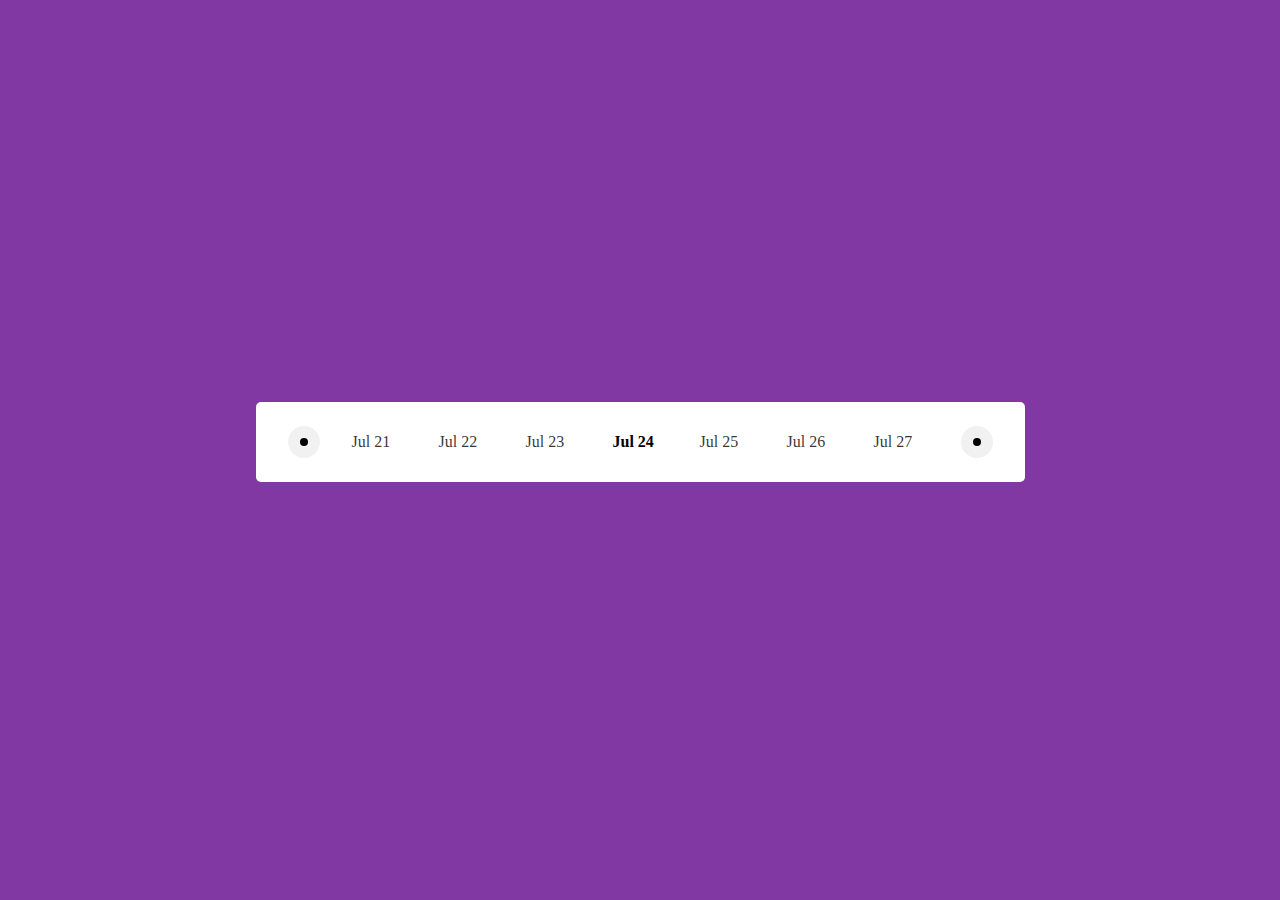
<file: d72/index.html>
<!DOCTYPE html>
<html lang="en">
  <head>
    <meta charset="UTF-8" />
    <meta http-equiv="X-UA-Compatible" content="IE=edge" />
    <meta name="viewport" content="width=device-width, initial-scale=1.0" />
    <title>Document</title>
    <link rel="stylesheet" href="style.css" />
  </head>
  <body>
    <div class="container">
      <div class="widget">
        <div class="prev navigator"></div>
        <div class="date-display"></div>
        <div class="next navigator"></div>
      </div>
    </div>
    <script type="text/javascript">
      const displayDiv = document.querySelector(".date-display");
      const prevBtn = document.querySelector(".prev");
      const nextBtn = document.querySelector(".next");
      let currMidDay = new Date().getTime();
      let todayString = new Date()
        .toDateString()
        .split(" ")
        .slice(1, 3)
        .join(" ");
      console.log(todayString);
      updateCurrWeek(currMidDay);  
      function updateCurrWeek(currMidDay) {
        let currWeek = [
          currMidDay - 86400000 * 3,
          currMidDay - 86400000 * 2,
          currMidDay - 86400000,
          currMidDay,
          currMidDay + 86400000,
          currMidDay + 86400000 * 2,
          currMidDay + 86400000 * 3,
        ];
        currWeek = currWeek.map((day) =>
          new Date(day).toDateString().split(" ").slice(1, 3).join(" ")
        );
        displayDiv.innerHTML = "";
        currWeek.forEach((day) => {
          let dayDiv = document.createElement("div");
          dayDiv.innerText = day;
          if (day === todayString) dayDiv.classList.add("today");
          console.log(dayDiv);
          displayDiv.appendChild(dayDiv);
        });
      }
      prevBtn.addEventListener("click", () => {
        currMidDay = currMidDay - 86400000 * 7;
        updateCurrWeek(currMidDay);
      });
      nextBtn.addEventListener("click", () => {
        currMidDay = currMidDay + 86400000 * 7;
        updateCurrWeek(currMidDay);
      });
    </script>
  </body>
</html>
</file>
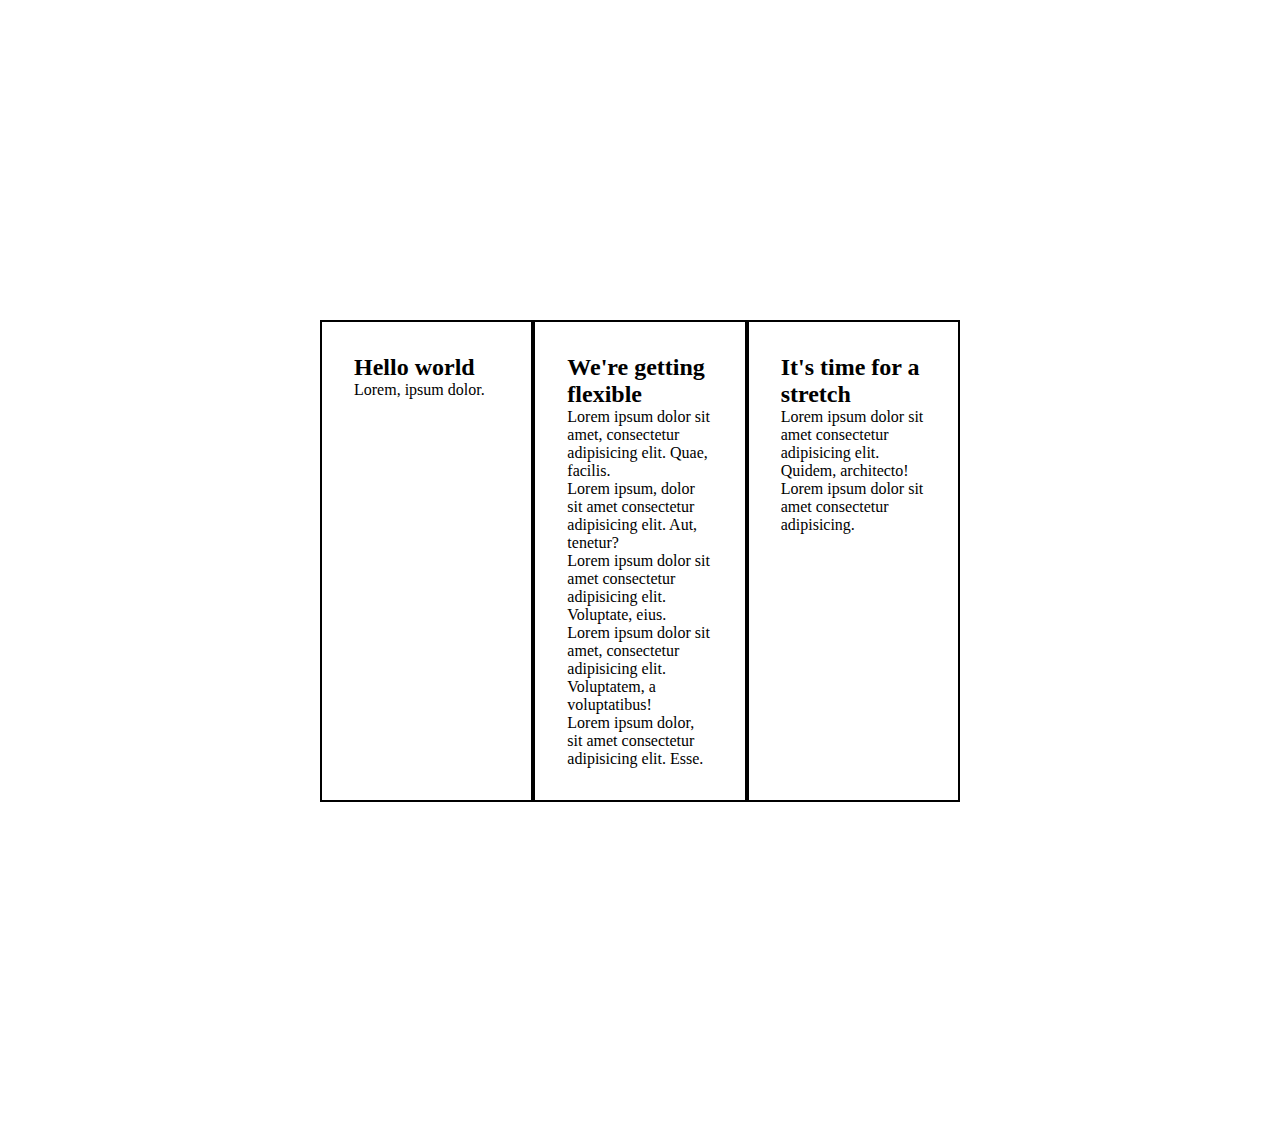
<file: flexboxPractice/index.html>
<!DOCTYPE html>
<html lang="en">
<head>
    <meta charset="UTF-8">
    <meta http-equiv="X-UA-Compatible" content="IE=edge">
    <meta name="viewport" content="width=device-width, initial-scale=1.0">
    <link rel="stylesheet" href="style.css">
    <title>Document</title>
</head>
<body>
    <div class="container">
        <div class="column flow-content">
            <h2>Hello world</h2>
            <p>Lorem, ipsum dolor.</p>
        </div>
        <div class="column flow-content">
            <h2>We're getting flexible</h2>
            <p>Lorem ipsum dolor sit amet, consectetur adipisicing elit. Quae, facilis.</p>
            <p>Lorem ipsum, dolor sit amet consectetur adipisicing elit. Aut, tenetur?</p>
            <p>Lorem ipsum dolor sit amet consectetur adipisicing elit. Voluptate, eius.</p>
            <p>Lorem ipsum dolor sit amet, consectetur adipisicing elit. Voluptatem, a voluptatibus!</p>
            <p>Lorem ipsum dolor, sit amet consectetur adipisicing elit. Esse.</p>
        </div>
        <div class="column flow-content">
            <h2>It's time for a stretch</h2>
            <p>Lorem ipsum dolor sit amet consectetur adipisicing elit. Quidem, architecto!</p>
            <p>Lorem ipsum dolor sit amet consectetur adipisicing.</p>
        </div>
    </div>
    
</body>
</html>
</file>
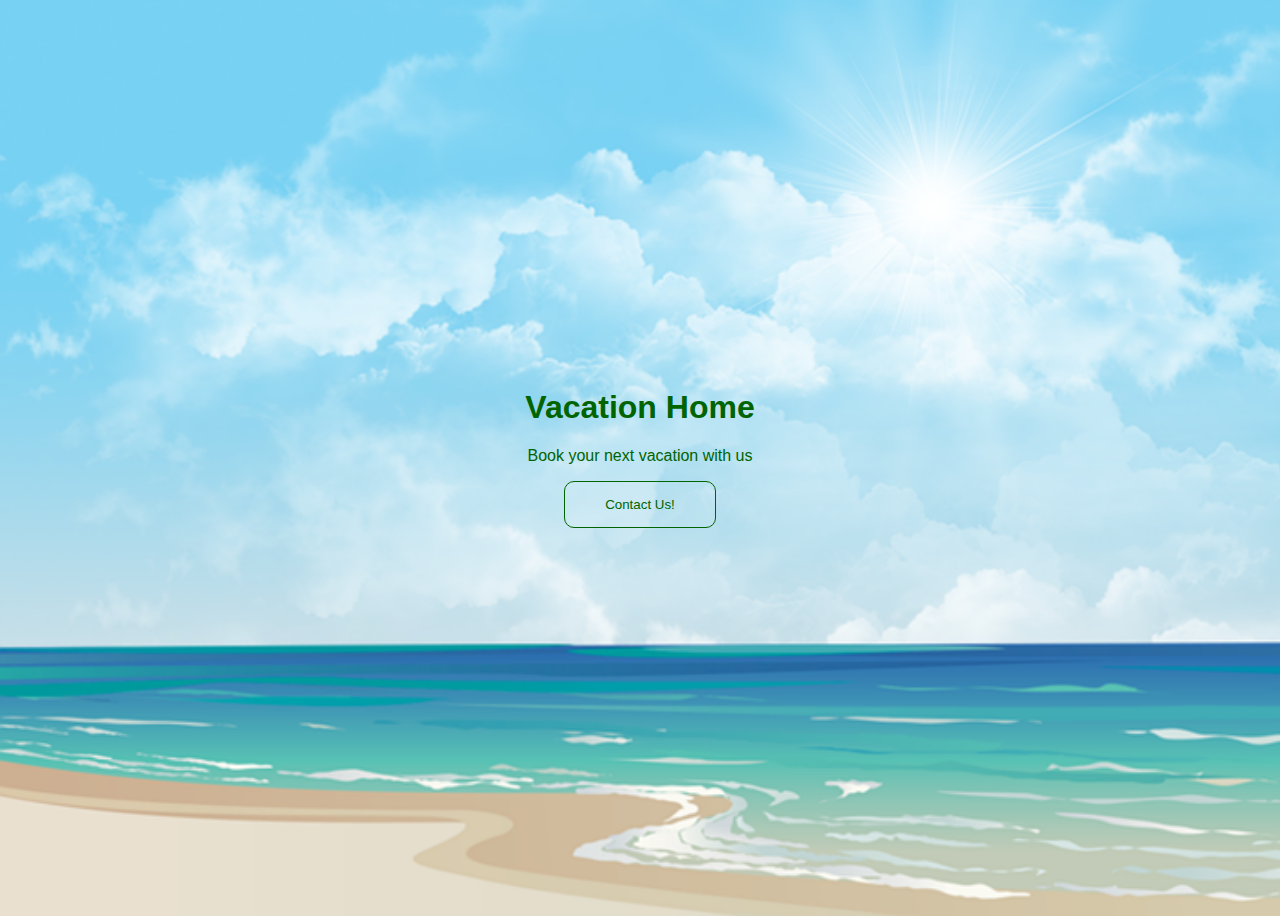
<file: day1/full-page-design webpage/index.html>
<!DOCTYPE html>
<html lang="en">
<head>
    <meta charset="UTF-8">
    <meta http-equiv="X-UA-Compatible" content="IE=edge">
    <meta name="viewport" content="width=device-width, initial-scale=1.0">
    <link rel="stylesheet" href="styles.css">
    <title>Document</title>
</head>
<body>
    <div class="flex-container">
        <div class="book-vacation">
            <h1>Vacation Home</h1>
            <p>Book your next vacation with us</p>
            <button> Contact Us!</button>
        </div>
    </div>
</body>
</html>
</file>
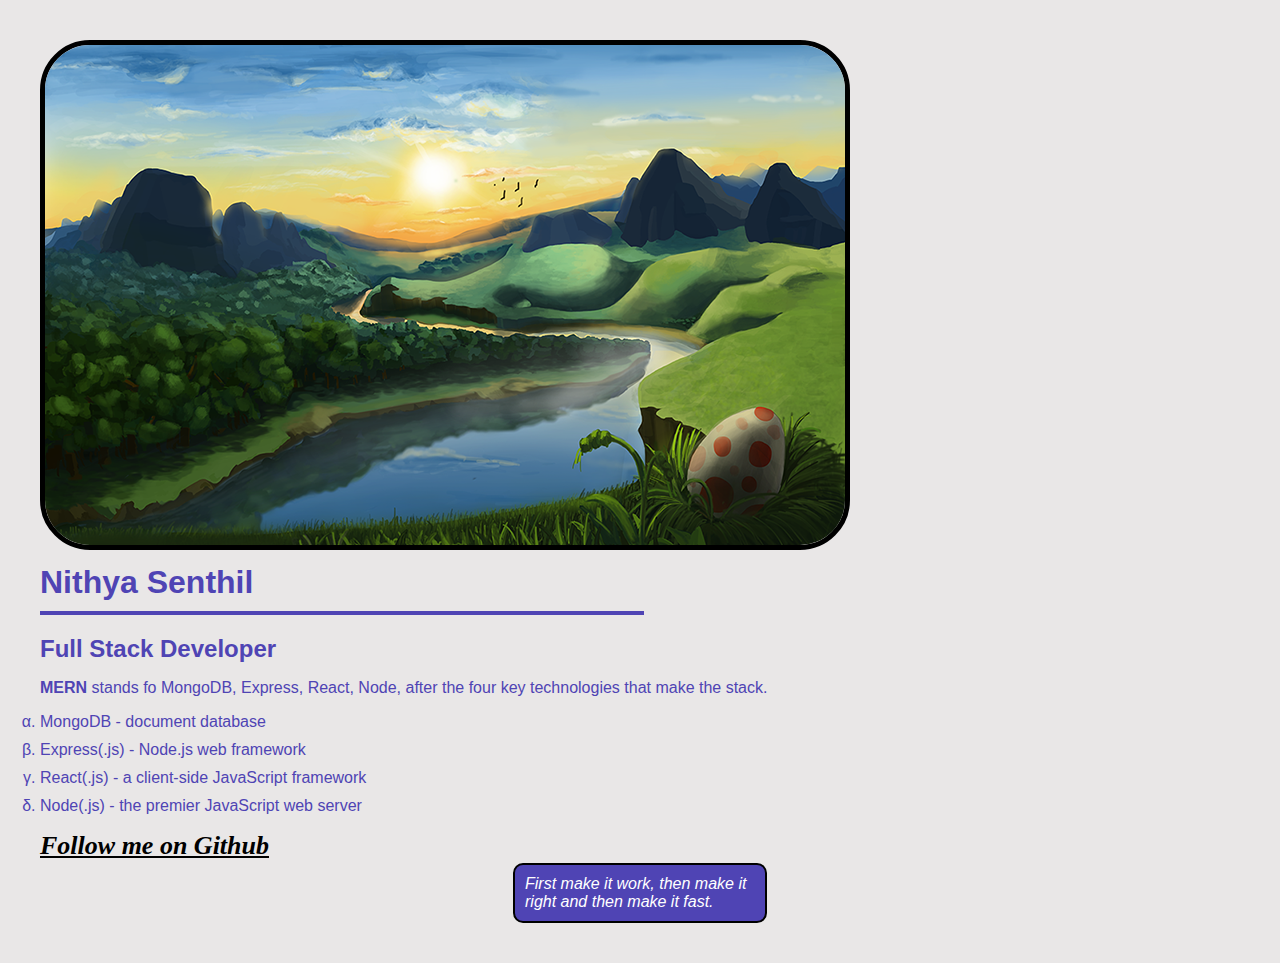
<file: day1/InClass_HTML_CSS_Introduction/index.html>
<!DOCTYPE html>
<html lang="en">
<head>
    <meta charset="UTF-8">
    <meta http-equiv="X-UA-Compatible" content="IE=edge">
    <meta name="viewport" content="width=device-width, initial-scale=1.0">
    <link rel="stylesheet" href="styles.css">
    <title>Nithya</title>
</head>
<body>
    <img src="./assets/image.png" />
    <h1> Nithya Senthil</h1>
    <div class="line-separator"></div>
    <h2> Full Stack Developer</h2>
    <p><b>MERN</b> stands fo MongoDB, Express, React, Node, after the four key technologies that make  the stack.</p>
    <ol>
        <li>MongoDB - document database</li>
        <li>Express(.js) - Node.js web framework</li>
        <li>React(.js) - a client-side JavaScript framework</li>
        <li>Node(.js) - the premier JavaScript web server</li>
    </ol>
    <a href="https://github.com/nithyaasworld">Follow me on Github</a>
    <div class='center'> First make it work, then make it right and then make it fast.</div>
</body>
</html>
</file>
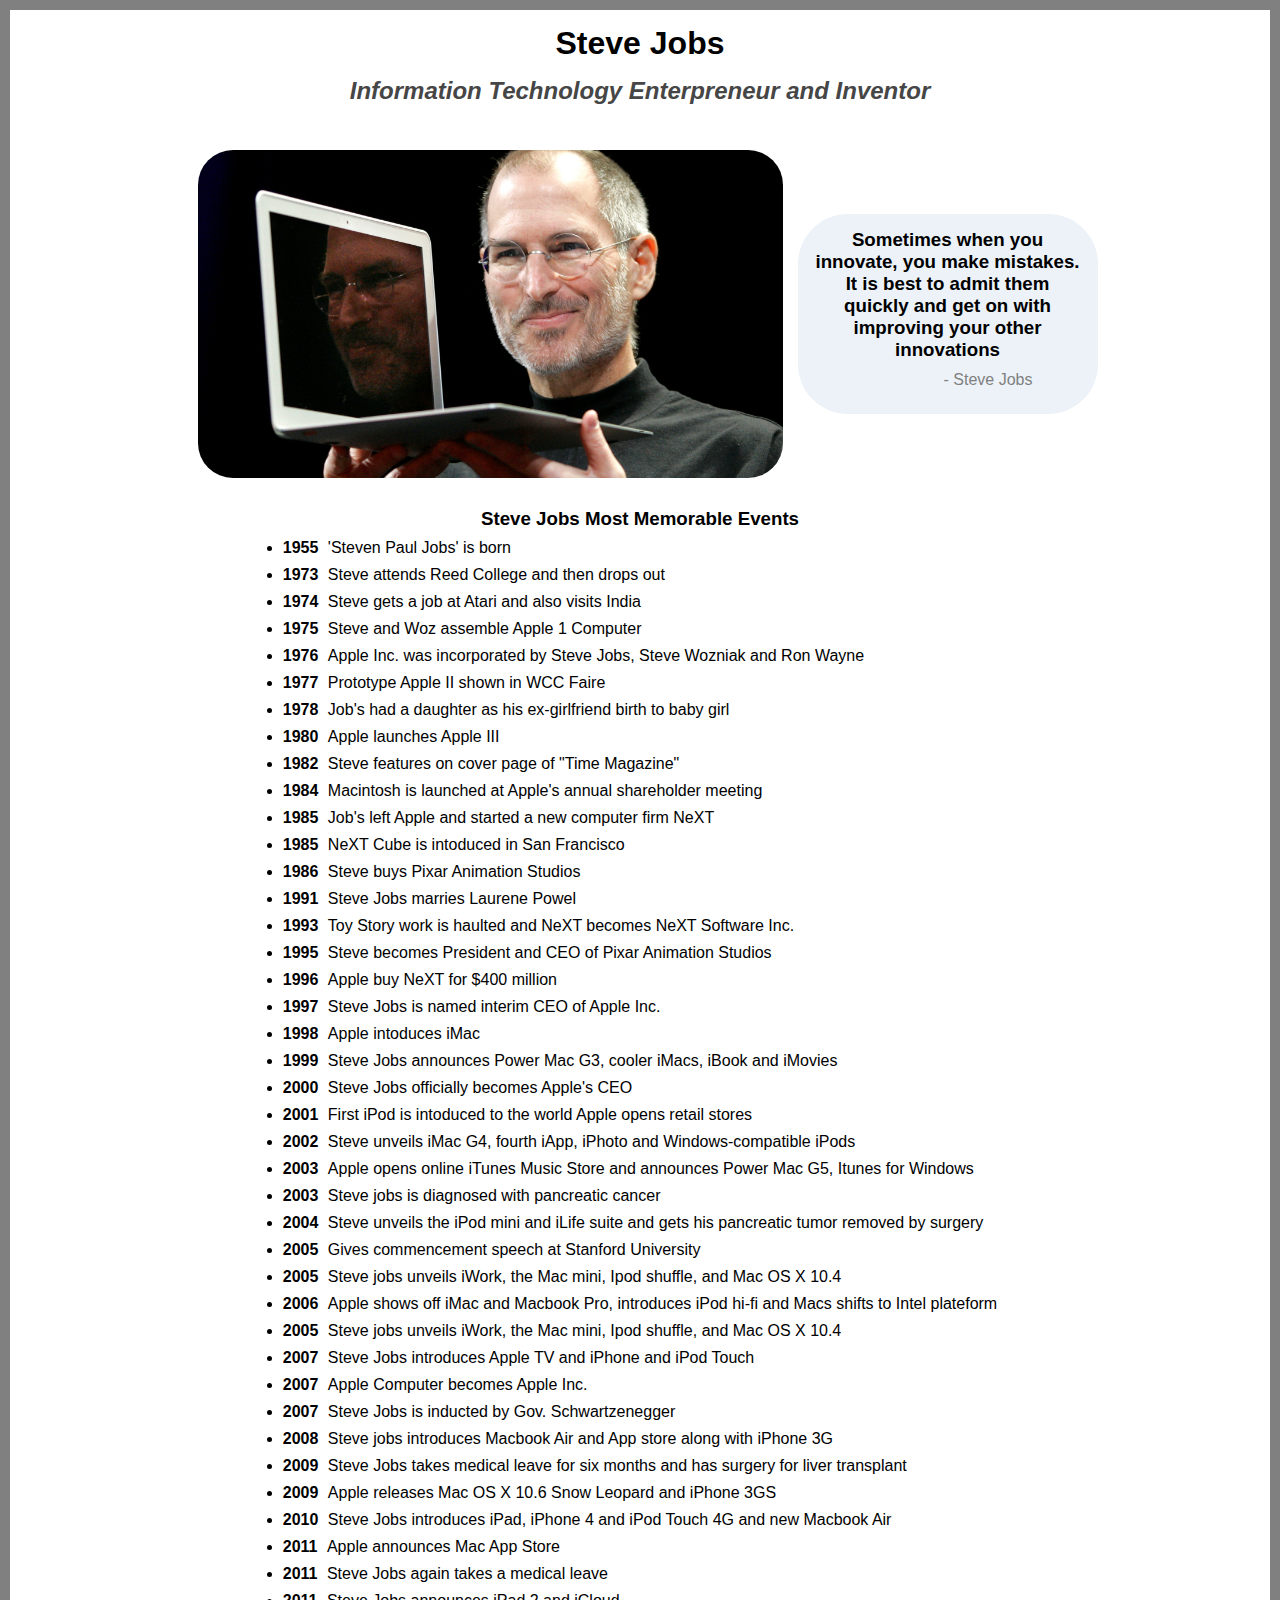
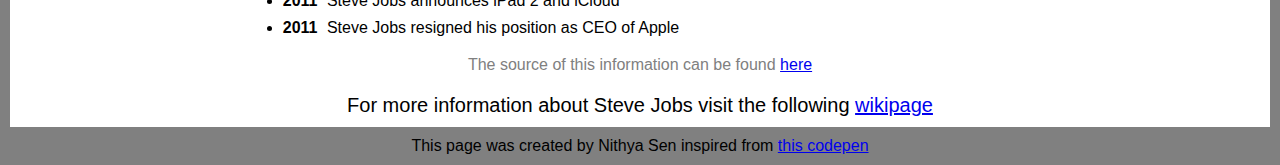
<file: day1/tribute-page/index.html>
<!DOCTYPE html>
<html lang="en">
<head>
    <meta charset="UTF-8">
    <meta http-equiv="X-UA-Compatible" content="IE=edge">
    <meta name="viewport" content="width=device-width, initial-scale=1.0">
    <link rel="stylesheet" href="styles.css">
    <title>Steve Jobs Tribute Page</title>
</head>
<body>
    <header class="content">
    <h1>Steve Jobs</h1>
    <h2 class="steve-info">Information Technology Enterpreneur and Inventor</h2>
    </header>
    <section class="tag-line-container">
        <img src="./assets/steveJobs.jpeg" alt="Image of Steve Jobs">
        <div class="tag-line-phrase">
            <h3>Sometimes when you innovate, you make mistakes. It is best to admit them quickly and get on with improving your other innovations</h3>
            <p class="signature">- Steve Jobs</p>
        </div>
    </section>
    <section class="moments">
        <h3>Steve Jobs Most Memorable Events</h3>
    <ul>
        <li> <b> 1955 </b> 'Steven Paul Jobs' is born </li>
        <li> <b> 1973 </b> Steve attends Reed College and then drops out </li>
        <li> <b> 1974 </b> Steve gets a job at Atari and also visits India </li>
        <li> <b> 1975 </b> Steve and Woz assemble Apple 1 Computer </li>
        <li> <b> 1976 </b> Apple Inc. was incorporated by Steve Jobs, Steve Wozniak and Ron Wayne </li>
        <li> <b> 1977 </b> Prototype Apple II shown in WCC Faire </li>
        <li> <b> 1978 </b> Job's had a daughter as his ex-girlfriend birth to baby girl </li>
        <li> <b> 1980 </b> Apple launches Apple III </li>
        <li> <b> 1982 </b> Steve features on cover page of "Time Magazine" </li>
        <li> <b> 1984 </b> Macintosh is launched at Apple's annual shareholder meeting </li>
        <li> <b> 1985 </b> Job's left Apple and started a new computer firm NeXT </li>
        <li> <b> 1985 </b> NeXT Cube is intoduced in San Francisco </li>
        <li> <b> 1986 </b> Steve buys Pixar Animation Studios </li>
        <li> <b> 1991 </b> Steve Jobs marries Laurene Powel </li>
        <li> <b> 1993 </b> Toy Story work is haulted and NeXT becomes NeXT Software Inc. </li>
        <li> <b> 1995 </b> Steve becomes President and CEO of Pixar Animation Studios </li>
        <li> <b> 1996 </b> Apple buy NeXT for $400 million </li>
        <li> <b> 1997 </b> Steve Jobs is named interim CEO of Apple Inc. </li>
        <li> <b> 1998 </b> Apple intoduces iMac </li>
        <li> <b> 1999 </b> Steve Jobs announces Power Mac G3, cooler iMacs, iBook and iMovies </li>
        <li> <b> 2000 </b> Steve Jobs officially becomes Apple's CEO </li>
        <li> <b> 2001 </b> First iPod is intoduced to the world Apple opens retail stores </li>
        <li> <b> 2002 </b> Steve unveils iMac G4, fourth iApp, iPhoto and Windows-compatible iPods </li>
        <li> <b> 2003 </b> Apple opens online iTunes Music Store and announces Power Mac G5, Itunes for Windows </li>
        <li> <b> 2003 </b> Steve jobs is diagnosed with pancreatic cancer </li>
        <li> <b> 2004 </b> Steve unveils the iPod mini and iLife suite and gets his pancreatic tumor removed by surgery </li>
        <li> <b> 2005 </b> Gives commencement speech at Stanford University </li>
        <li> <b> 2005 </b> Steve jobs unveils iWork, the Mac mini, Ipod shuffle, and Mac OS X 10.4 </li>
        <li> <b> 2006 </b> Apple shows off iMac and Macbook Pro, introduces iPod hi-fi and Macs shifts to Intel plateform </li>
        <li> <b> 2005 </b> Steve jobs unveils iWork, the Mac mini, Ipod shuffle, and Mac OS X 10.4 </li>
        <li> <b> 2007 </b> Steve Jobs introduces Apple TV and iPhone and iPod Touch </li>
        <li> <b> 2007 </b> Apple Computer becomes Apple Inc. </li>
        <li> <b> 2007 </b> Steve Jobs is inducted by Gov. Schwartzenegger </li>
        <li> <b> 2008 </b> Steve jobs introduces Macbook Air and App store along with iPhone 3G </li>
        <li> <b> 2009 </b> Steve Jobs takes medical leave for six months and has surgery for liver transplant </li>
        <li> <b> 2009 </b> Apple releases Mac OS X 10.6 Snow Leopard and iPhone 3GS </li>
        <li> <b> 2010 </b> Steve Jobs introduces iPad, iPhone 4 and iPod Touch 4G and new Macbook Air </li>
        <li> <b> 2011 </b> Apple announces Mac App Store </li>
        <li> <b> 2011 </b> Steve Jobs again takes a medical leave </li>
        <li> <b> 2011 </b> Steve Jobs announces iPad 2 and iCloud </li>
        <li> <b> 2011 </b> Steve Jobs resigned his position as CEO of Apple </li>
        </ul>
    <p class="source">The source of this information can be found <a href="http://www.thegeeksclub.com/wp-content/uploads/2011/08/Steve-Jobs-Timeline.jpg">here</a></p>
    <p class="more-info">For more information about Steve Jobs visit the following <a href="https://en.wikipedia.org/wiki/Steve_Jobs">wikipage</a></p>
    </section>
    <footer>This page was created by Nithya Sen inspired from <a href="https://codepen.io/mrsaintj/pen/yaYPqm">this codepen</a></footer>
</body>
</html>
</file>
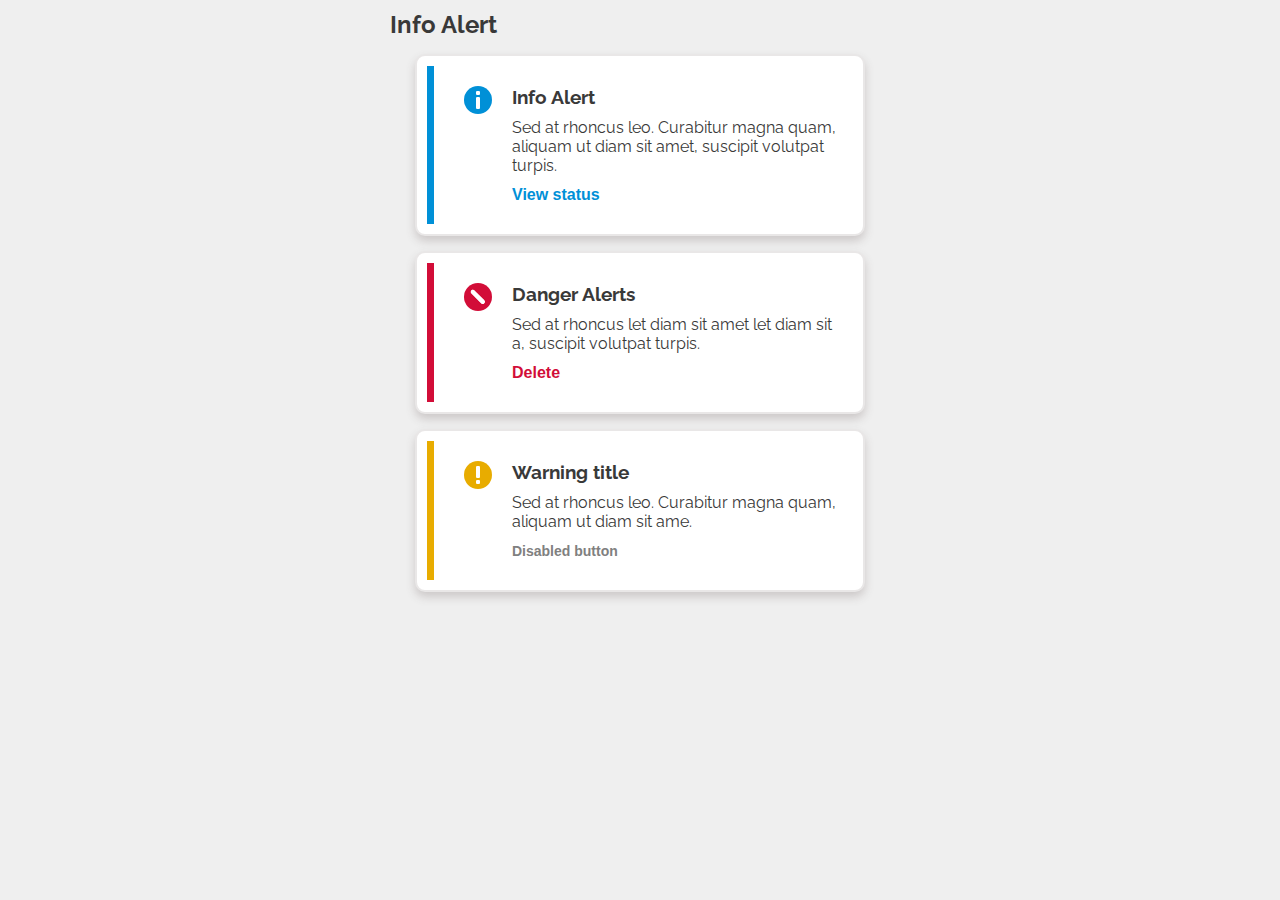
<file: day2/day-2---alert-cards-css-selectors-nithyaasworld-master/index.html>
<!DOCTYPE html>
<html lang="en">

<head>
  <meta charset="UTF-8">
  <meta name="viewport" content="width=device-width, initial-scale=1.0">
  <title>CSS Selectors</title>

  <link rel="stylesheet" href="style.css">
</head>

<body>
  <div class="all-card-container">
    <h2>Info Alert</h2>
    <div class="card-container">
      <div class="card card1">
        <img class="icon" src="img/info.svg" alt="Info icon">
        <section>
          <h3>Info Alert</h3>
          <p>Sed at rhoncus leo. Curabitur magna quam, aliquam ut diam sit amet, suscipit volutpat turpis.</p>
          <button>View status</button>
        </section>
      </div>
    </div>
   
    <div class="card-container">
      <div class="card card2">
        <img class="icon" src="img/danger.svg" alt="Info icon">
        <section>
          <h3>Danger Alerts</h3>
          <p>Sed at rhoncus let diam sit amet let diam sit a, suscipit volutpat turpis.</p>
          <button>Delete</button>
        </section>
      </div>
    </div>

    <div class="card-container">
      <div class="card card3">
        <img class="icon" src="img/warning.svg" alt="Info icon">
        <section>
          <h3>Warning title</h3>
          <p>Sed at rhoncus leo. Curabitur magna quam, aliquam ut diam sit ame.</p>
          <button disabled>Disabled button</button>
        </section>
      </div>
    </div>
  </div>
	</body>
</html>

</body>

</html>
</file>
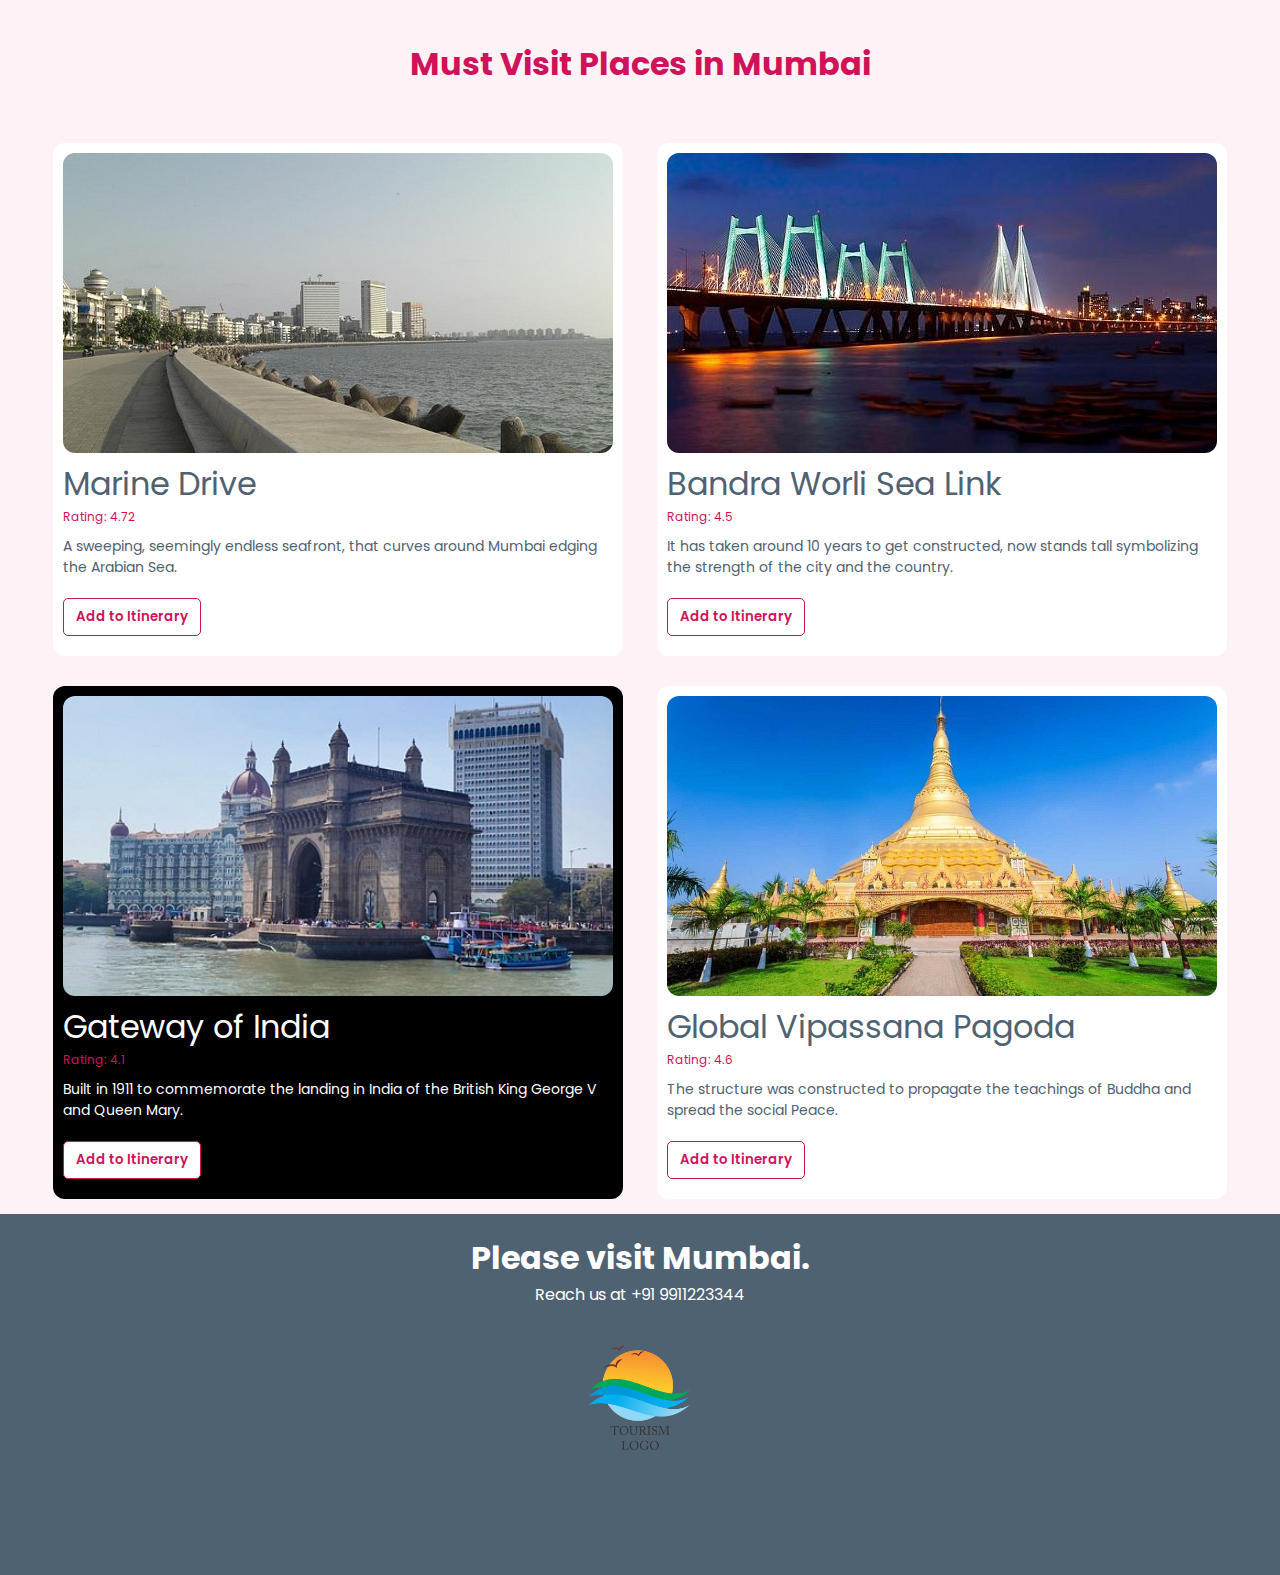
<file: day2/day-2---css-selectors-walkthrough-nithyaasworld-master/index.html>
<!DOCTYPE html>
<html lang='en'>
  <head>
    <meta charset='UTF-8'/>
    <title>CSS Selectors</title>
    <link rel='stylesheet' href='styles.css'/>
  </head>
  <body>
    <h1 class="primary-heading">Must Visit Places in Mumbai</h1>
    <div id="container">
    <div class="card">
      <img src="images/marine-drive.jpeg">
      <p>Marine Drive</p>
      <p>Rating: 4.72</p>
      <p>A sweeping, seemingly endless seafront, that curves around Mumbai edging the Arabian Sea.</p>
      <button>Add to Itinerary</button>
    </div>

    <div class="card">
      <img src="images/bw-sea-link.jpeg">
      <p>Bandra Worli Sea Link</p>
      <p>Rating: 4.5</p>
      <p>It has taken around 10 years to get constructed, now stands tall symbolizing the strength of the city and the country.</p>
      <button>Add to Itinerary</button>
    </div>
    
    <div class="card highlight">
      <img src="images/gateway-of-india.jpeg" alt="">
      <p>Gateway of India</p>
      <p>Rating: 4.1</p>
      <p>Built in 1911 to commemorate the landing in India of the British King George V and Queen Mary.</p>
      <button>Add to Itinerary</button>
    </div>
    
    <div class="card">    
      <img src="images/global-vipassana-pagoda.jpeg" alt="">
      <p>Global Vipassana Pagoda</p>
      <p>Rating: 4.6</p>
      <p>The structure was constructed to propagate the teachings of Buddha and spread the social Peace.</p>
      <button>Add to Itinerary</button>
    </div>
  </div>
    
    <div class='logo'>
      <h1>Please visit Mumbai.</h1>
      <p>Reach us at +91 9911223344</p>
      <img src="images/logo.png" alt="">
    </div>

  </body>
</html>
</file>
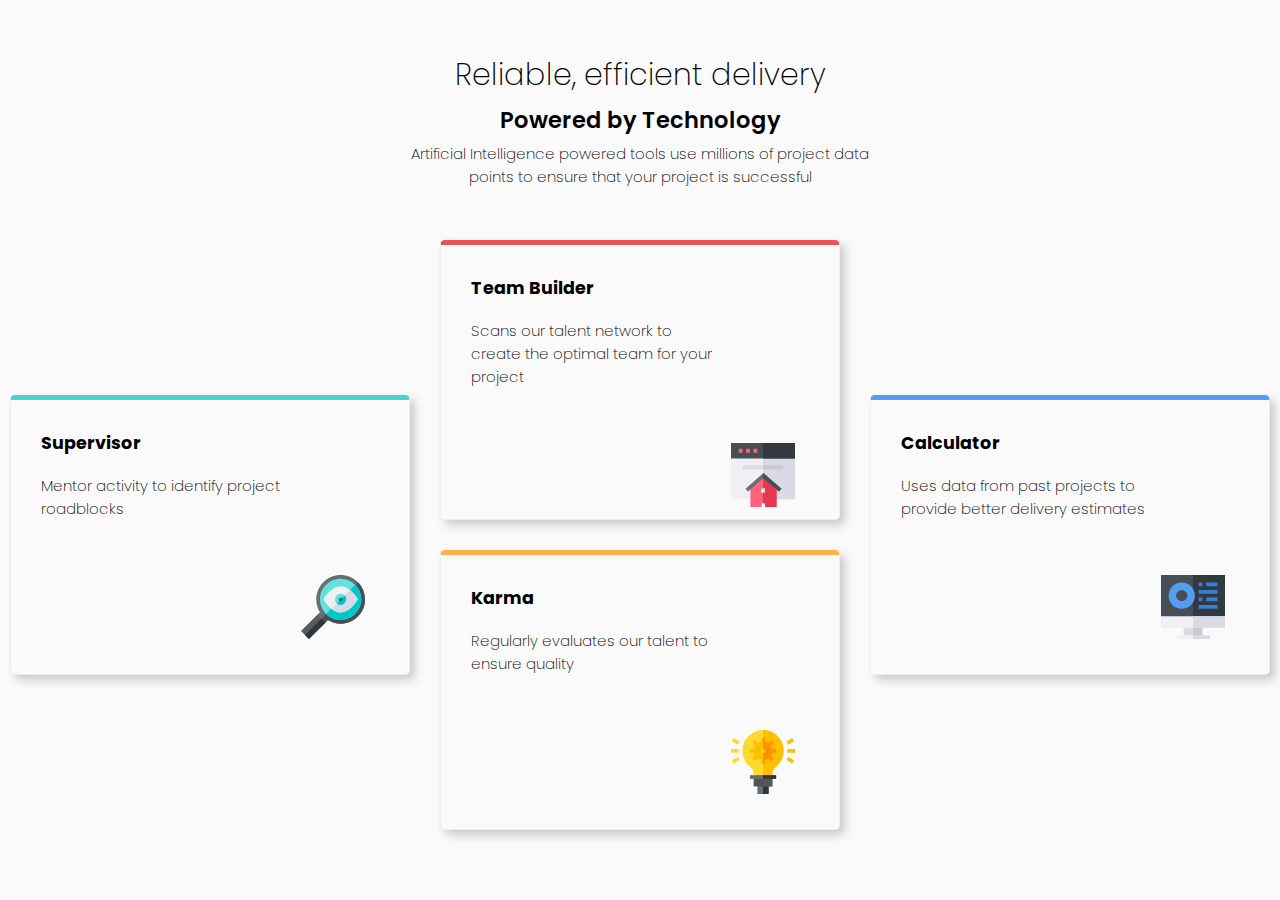
<file: day2/day-2---four-cards-css-nithyaasworld-master/index.html>
<!DOCTYPE html>
<html lang="en">
<head>
  <meta charset="UTF-8">
  <meta name="viewport" content="width=device-width, initial-scale=1.0"> <!-- displays site properly based on user's device -->
  <link rel="icon" type="image/png" sizes="32x32" href="./images/favicon-32x32.png">
  <title>Frontend Mentor | Four card feature section</title>
  <link rel="stylesheet" href="styles.css">
</head>
<body>
  <section class="top-section">
    <h1>Reliable, efficient delivery</h1> 
    <h2>Powered by Technology</h2>
    <p> Artificial Intelligence powered tools use millions of project data points 
    to ensure that your project is successful</p>
  </section>
  <div class="all-card-container">
    <div class="card supervisor-card">
      <h3>Supervisor</h3>
      <p>Mentor activity to identify project roadblocks</p>
      <img src="./images/icon-supervisor.svg" alt="magnifying glass icon"/>
    </div>
    <div class="double-card-container">
      <div class="card team-builder-card">
        <h3>Team Builder</h3>
        <p>Scans our talent network to create the optimal team for your project</p>
        <img src="./images/icon-team-builder.svg" alt="team builder icon"/>
      </div>
      <div class="card karma-card">
        <h3>Karma</h3>
        <p>Regularly evaluates our talent to ensure quality</p>
        <img src="./images/icon-karma.svg" alt="Idea light bulb icon"/>
      </div>  
    </div>
    <div class="card calculator-card">
      <h3>Calculator</h3>
      <p>Uses data from past projects to provide better delivery estimates</p>
      <img src="./images/icon-calculator.svg" alt="Computer icon"/>
    </div>
  </div>
</body>
</html>
</file>
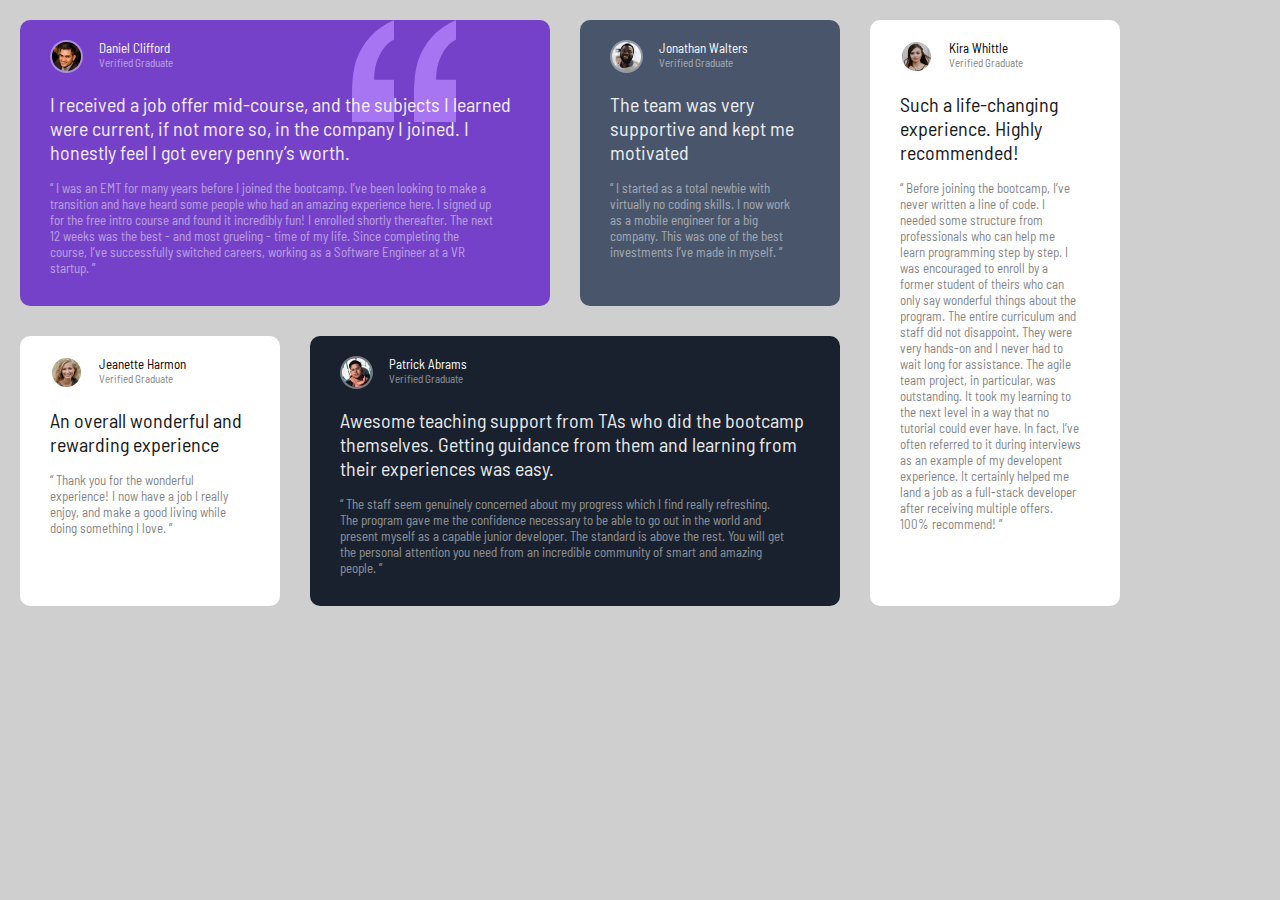
<file: day3/day-2---testimonial-grid-nithyaasworld-master/index.html>
<!DOCTYPE html>
<html lang="en">
  <head>
    <meta charset="UTF-8" />
    <meta name="viewport" content="width=device-width, initial-scale=1.0" />
    <!-- displays site properly based on user's device -->
    <title>Testimonial Grid</title>
    <!-- Feel free to remove these styles or customise in your own stylesheet 👍 -->
    <link rel="stylesheet" href="styles.css" />
  </head>
  <body>
    <div class="flex-container">
    <div class="card-container-1">
      <div class="card daniel">
        <div class="author-section">
            <div class="author-image">
              <img src="./images/image-daniel.jpg" alt="Image of the author" />
            </div>
            <div class="author-info">
              <p>Daniel Clifford</p>
              <p class=verified-graduate>Verified Graduate</p>
            </div>
        </div>
        <div class="review-highlights">
            <p>
              I received a job offer mid-course, and the subjects I learned were
              current, if not more so, in the company I joined. I honestly feel I
              got every penny’s worth.
            </p>
        </div>
        <div class="full-review">
            <p>
              “ I was an EMT for many years before I joined the bootcamp. I’ve
              been looking to make a transition and have heard some people who had
              an amazing experience here. I signed up for the free intro course
              and found it incredibly fun! I enrolled shortly thereafter. The next
              12 weeks was the best - and most grueling - time of my life. Since
              completing the course, I’ve successfully switched careers, working
              as a Software Engineer at a VR startup. ”
            </p>
        </div>
      </div>
      <div class="card jonathan">
        <div class="author-section">
          <div class="author-image">
            <img src="./images/image-jonathan.jpg" alt="Image of the author" />
          </div>
          <div class="author-info">
            <p>Jonathan Walters</p>
            <p class=verified-graduate>Verified Graduate</p>
          </div>
        </div>
        <div class="review-highlights">
          <p>The team was very supportive and kept me motivated</p>
        </div>
        <div class="full-review">
          <p>
            “ I started as a total newbie with virtually no coding skills. I now
            work as a mobile engineer for a big company. This was one of the
            best investments I’ve made in myself. ”
          </p>
        </div>
      </div>
      <div class="card jeanette">
        <div class="author-section">
          <div class="author-image">
            <img src="./images/image-jeanette.jpg" alt="Image of the author" />
          </div>
          <div class="author-info">
            <p>Jeanette Harmon</p>
            <p class=verified-graduate>Verified Graduate</p>
          </div>
        </div>
        <div class="review-highlights">
          <p>An overall wonderful and rewarding experience</p>
        </div>
        <div class="full-review">
          <p>
            “ Thank you for the wonderful experience! I now have a job I really
            enjoy, and make a good living while doing something I love. ”
          </p>
        </div>
      </div>
      <div class="card patrick">
        <div class="author-section">
          <div class="author-image">
            <img src="./images/image-patrick.jpg" alt="Image of the author" />
          </div>
          <div class="author-info">
            <p>Patrick Abrams</p>
            <p class=verified-graduate>Verified Graduate</p>
          </div>
        </div>
        <div class="review-highlights">
          <p>
            Awesome teaching support from TAs who did the bootcamp themselves.
            Getting guidance from them and learning from their experiences was
            easy.
          </p>
        </div>
        <div class="full-review">
          “ The staff seem genuinely concerned about my progress which I find
          really refreshing. The program gave me the confidence necessary to be
          able to go out in the world and present myself as a capable junior
          developer. The standard is above the rest. You will get the personal
          attention you need from an incredible community of smart and amazing
          people. ”
        </div>
      </div>
    </div>
    <div class="card-container-2">
      <div class="card kira">
        <div class="author-section">
          <div class="author-image">
            <img src="./images/image-kira.jpg" alt="Image of the author" />
          </div>
          <div class="author-info">
            <p>Kira Whittle</p>
            <p class=verified-graduate>Verified Graduate</p>
          </div>
        </div>
        <div class="review-highlights">
          <p>Such a life-changing experience. Highly recommended!</p>
        </div>
        <div class="full-review">
          “ Before joining the bootcamp, I’ve never written a line of code. I
          needed some structure from professionals who can help me learn
          programming step by step. I was encouraged to enroll by a former
          student of theirs who can only say wonderful things about the program.
          The entire curriculum and staff did not disappoint. They were very
          hands-on and I never had to wait long for assistance. The agile team
          project, in particular, was outstanding. It took my learning to the
          next level in a way that no tutorial could ever have. In fact, I’ve
          often referred to it during interviews as an example of my developent
          experience. It certainly helped me land a job as a full-stack
          developer after receiving multiple offers. 100% recommend! ”
        </div>
      </div>
    </div>
    </div>
  </body>
</html>
</file>
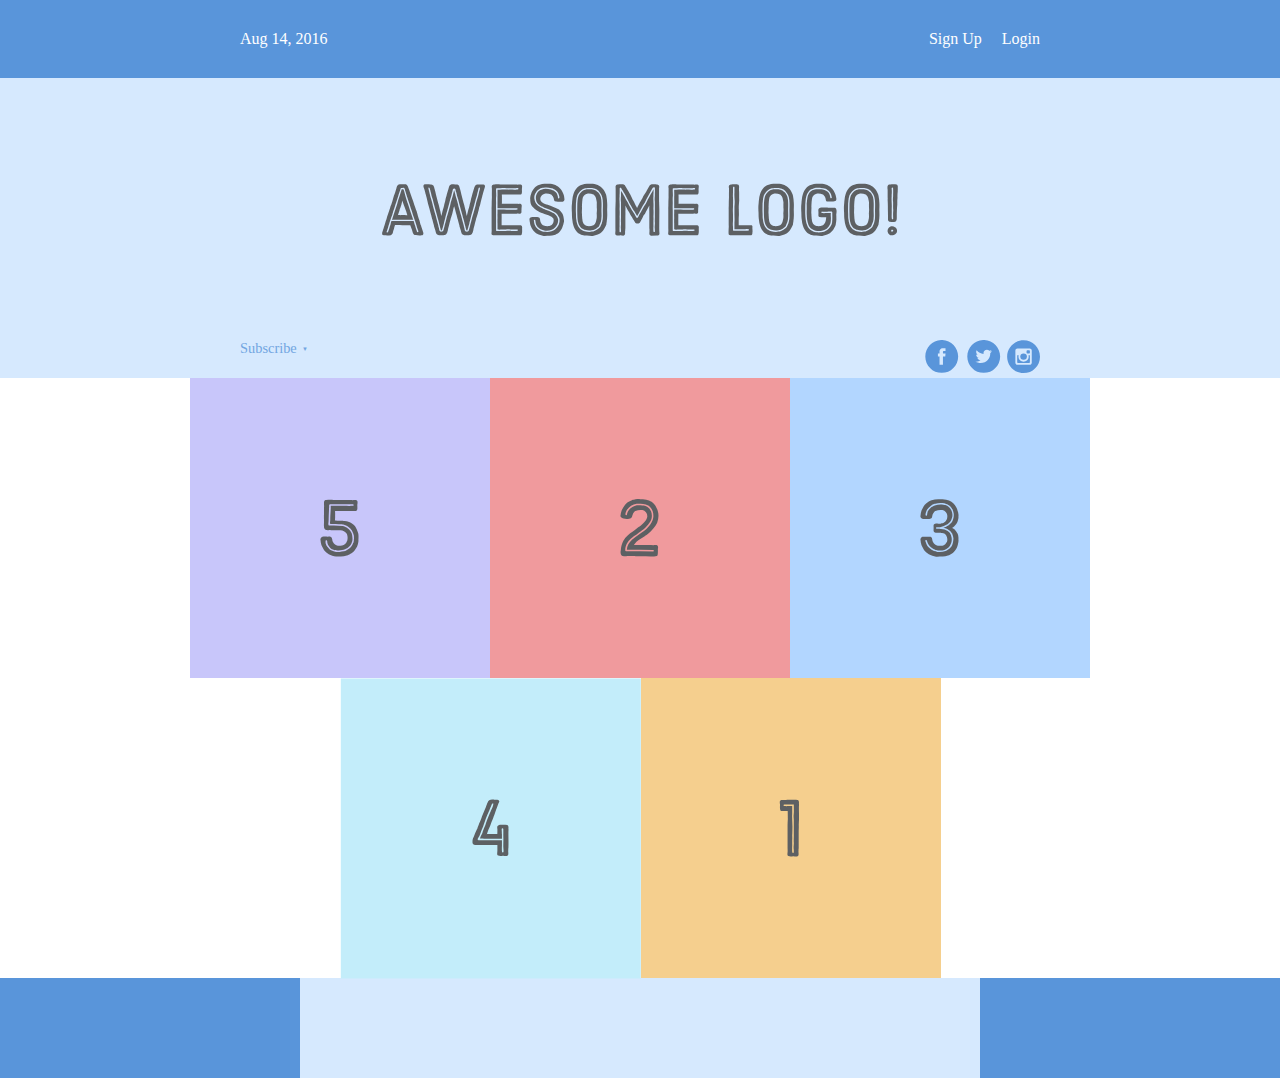
<file: day3/day-3---inclass-flexbox-layout-nithyaasworld-master/index.html>
<!DOCTYPE html>
<html lang="en">
<head>
    <meta charset="UTF-8">
    <meta http-equiv="X-UA-Compatible" content="IE=edge">
    <meta name="viewport" content="width=device-width, initial-scale=1.0">
    <title>Flexbox Layout</title>
    <link rel="stylesheet" href="styles.css">
</head>
<body>
    <div class='menu-container'>
        <div class='menu'>
          <div class='date'>Aug 14, 2016</div>
          <div class="signup-login">
            <div class='signup'>Sign Up</div>
            <div class='login'>Login</div>
          </div>
        </div>
    </div>
    <div class="header">
      <div class="logo">
        <img src="./images/awesome-logo.svg" alt="Logo with text Awesome Logo">
      </div>
      <div class="header-links">
        <div class="subscribe">Subscribe <span class="subscribe-arrow">&#9660</span></div>
        <div class="social-links">
          <img src="./images/social-icons.svg" alt="">
        </div>
      </div>
    </div>
    <div class="box-container">
      <div class="box box1"><img src="./images/one.svg" alt="image of one"></div>
      <div class="box box2"><img src="./images/two.svg" alt="image of two"></div>
      <div class="box box3"><img src="./images/three.svg" alt="image of three"></div>
      <div class="box box4"><img src="./images/four.svg" alt=""></div>
      <div class="box box5"><img src="./images/five.svg" alt=""></div>
    </div>
    <div class="footer">
      <div class="footer-left-part"></div>
      <div class="footer-right-part"></div>
    </div>
</body>
</html>
</file>
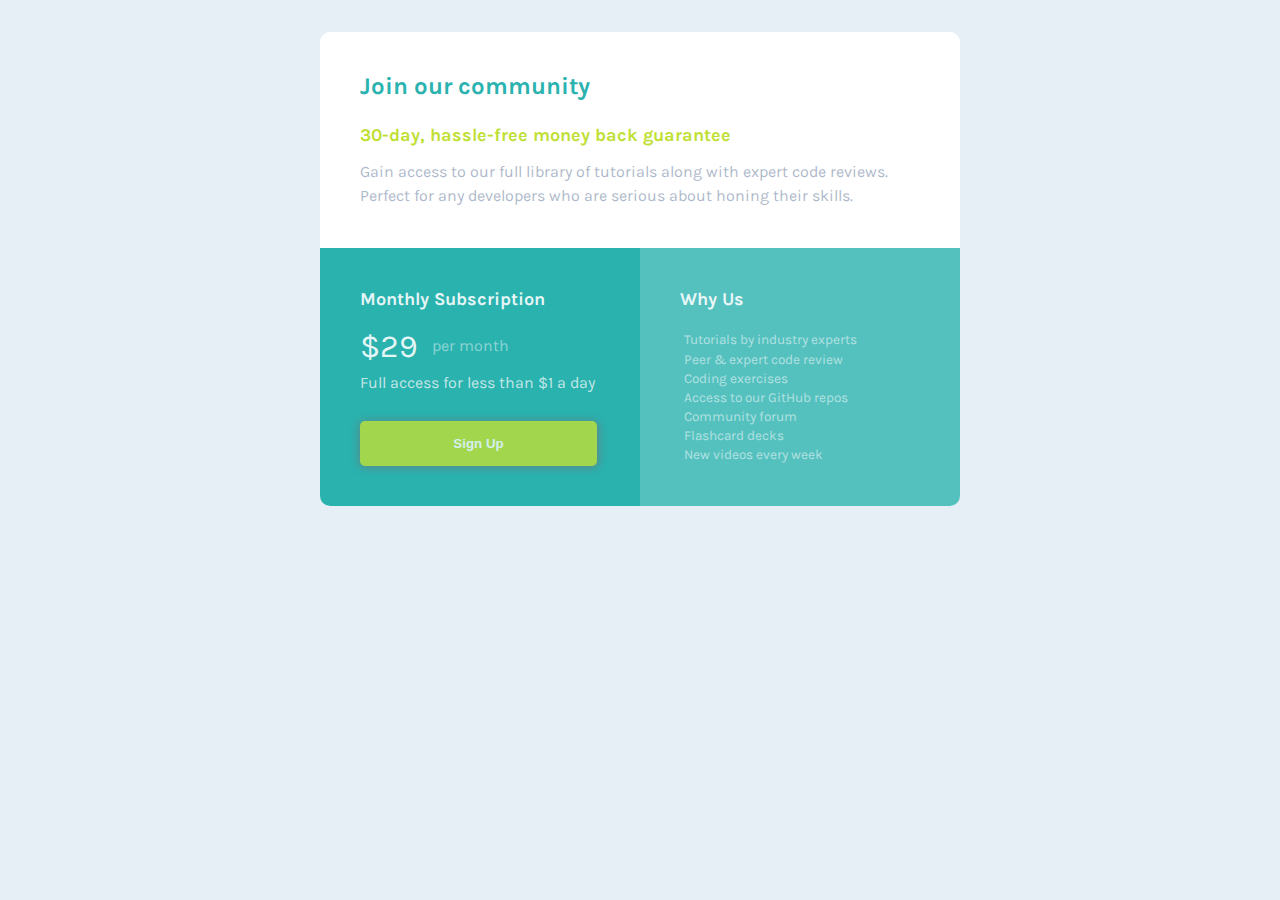
<file: day3/day-3---simple-pricing-grid-nithyaasworld-master/index.html>
<!DOCTYPE html>
<html lang="en">

<head>
  <meta charset="UTF-8">
  <meta name="viewport" content="width=device-width, initial-scale=1.0">
  <!-- displays site properly based on user's device -->
  <link rel="stylesheet" href="styles.css">
  <title>Single Price Grid Component</title>
</head>

<body>
  <div class="pricing-grid-container">
    
    <div class="pricing-detail">
      <h1>Join our community</h1>
      <p>30-day, hassle-free money back guarantee</p>
      <p>Gain access to our full library of tutorials along with expert code reviews.
        Perfect for any developers who are serious about honing their skills.</p>
    </div>
      
    <div class="monthly-subscription">
      <h2> Monthly Subscription</h2>
      <p> <span class="price">&dollar;29</span> <span class="per-month">per month</span></p>
      <p>Full access for less than &dollar;1 a day</p>
      <button>Sign Up</button>
    </div>

    <div class="why-us">
      <h2>Why Us</h2>
      <ul>
        <li>Tutorials by industry experts</li>
        <li>Peer &amp; expert code review</li>
        <li>Coding exercises</li>
        <li>Access to our GitHub repos</li>
        <li>Community forum</li>
        <li>Flashcard decks</li>
        <li>New videos every week</li>
      </ul>
    </div>
  
  </div>
</body>
</html>
</file>
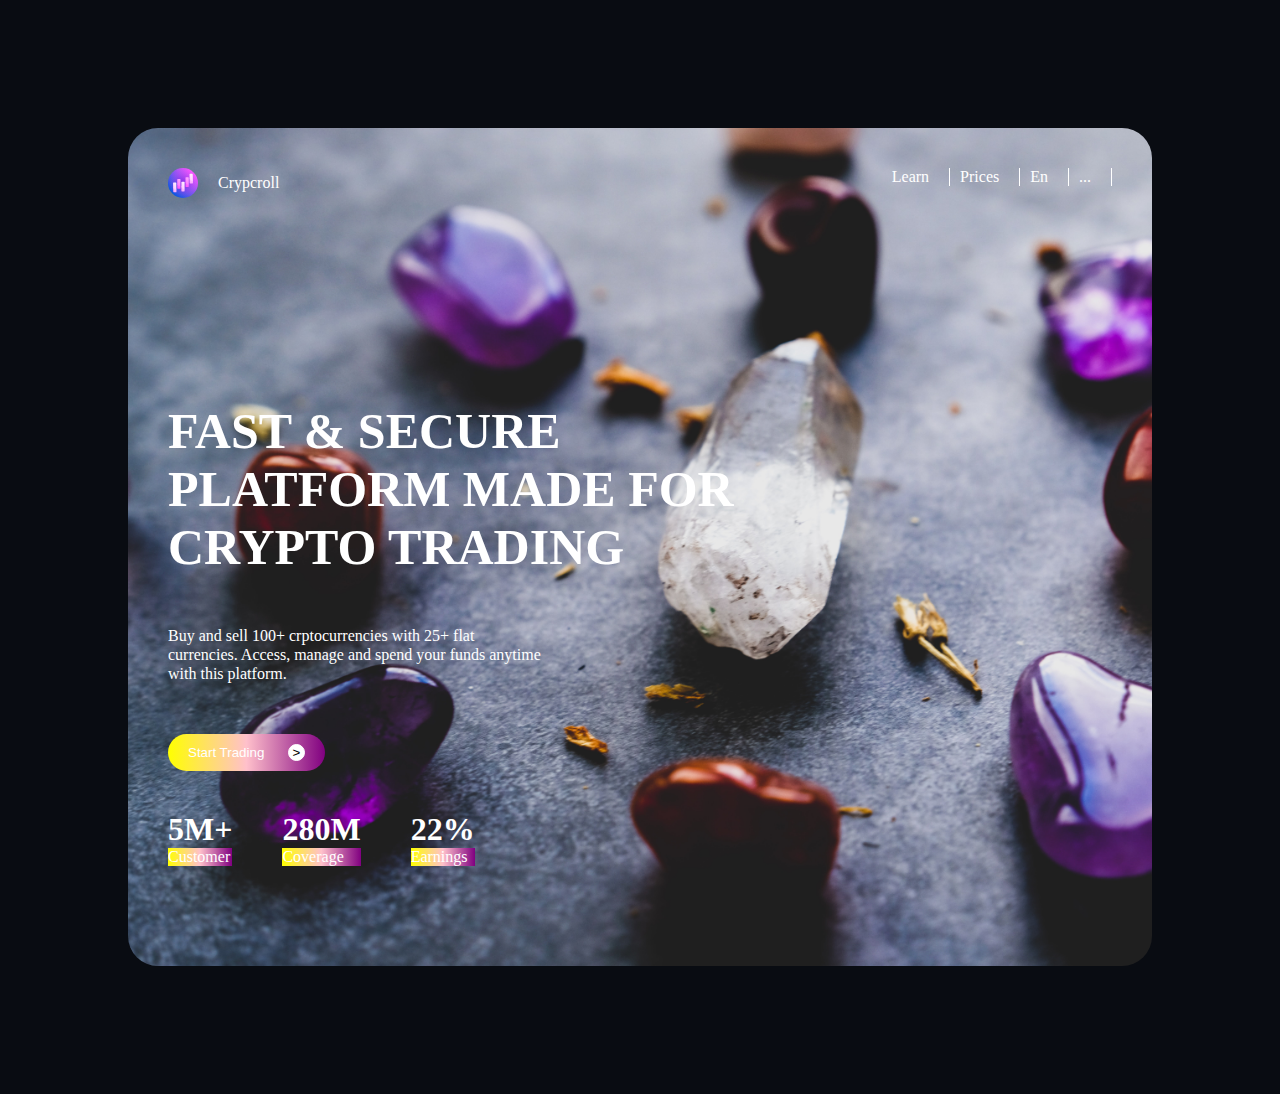
<file: day7/inClass-HTMLCSSPractice/index.html>
<!DOCTYPE html>
<html lang="en">
  <head>
    <meta charset="UTF-8" />
    <meta http-equiv="X-UA-Compatible" content="IE=edge" />
    <meta name="viewport" content="width=device-width, initial-scale=1.0" />
    <link rel="stylesheet" href="styles.css" />
    <title>Document</title>
  </head>
  <body>
    <div class="container">
      <header>
        <div class="logo">
            <div class="logo-img">
                <img src="./images/stock-exchange-app.svg" alt="">
            </div>
            <div class="company-name">
                Crypcroll
            </div>
        </div>
        <div class="menu">
          <ul>
            <li>Learn</li>
            <li>Prices</li>
            <li>En</li>
            <li>...</li>
          </ul>
        </div>
      </header>
      <div class="content">
          <h2>FAST & SECURE PLATFORM MADE FOR CRYPTO TRADING</h2>
         <p>Buy and sell 100+ crptocurrencies with 25+ flat currencies. Access, manage and spend your funds
             anytime with this platform.
         </p>
         <button>Start Trading <span class='button-right-arrow'>></span></button>
    </div>
    <div class="stats">
        <div class="customer">
            <h3>5M+</h3>
            <p>Customer</p>
        </div>
        <div class="coverage">
            <h3>280M</h3>
            <p>Coverage</p>
        </div>
        <div class="earnings">
            <h3>22%</h3>
            <p>Earnings</p>
        </div>
    </div>
    </div>
  </body>
</html>
</file>
<file: d72/style.css>
*{
    padding: 0;
    margin: 0;
    box-sizing: border-box;
    color: hsl(0, 0%, 0%, 0.8);
}
.container{
    height: 100vh;
    display: flex;
    justify-content:center;
    align-items: center;
    background-color: #8238A2;
}
.widget{
    border-radius: 5px;
    display: flex;
    padding: 1.5em 2em;
    gap: 2em;
    background-color: white;
    margin-top: -1em;
    align-items: center;
}
.date-display{
    display: flex;
    gap: 2em;
}
.navigator{
    border-radius: 50%;
    background-color:#F1F1F1;
    width: 2em;
    height: 2em;
    position: relative;
    cursor: pointer;
}
.navigator::after{
    display:block;
    content: '';
    background-color: black;
    width: 8px;
    height: 8px;
    border-radius: 50%;
    left: 12px;
    position: absolute;
    top: 12px;
}
.navigator:hover::after{
    background-color: red;
}
.today{
    font-weight: bold;
    color: black;
}
.date-display > * {
    width: 55px;
}
</file>
<file: flexboxPractice/style.css>
*{
    margin: 0;
    padding: 0;
    box-sizing: border-box;
}
.container{
    padding: 20rem;
    display: flex;
}
.column {
    padding: 2rem;
    border: 2px solid black;
    width: 33.333333%;
}
</file>
<file: day1/full-page-design webpage/styles.css>
body{ 
    background-image: url("./assets/vacationBG.png");
    background-repeat: no-repeat;
    background-size: cover;
    color: darkgreen;
    font-family: sans-serif;
}
.flex-container{
    display: flex;
    height: 100vh;
    justify-content: center;
    align-items: center;
}
.book-vacation{
    text-align: center;
    margin-top: -20px;
}
button{
    color: darkgreen;
    border-radius: 10px;
    padding: 15px 40px;
    border: 1px solid darkgreen;
    background: rgba(255, 255, 255, 0.1) 
}
</file>
<file: day1/InClass_HTML_CSS_Introduction/styles.css>
body{
    margin: 40px;
    background-color: rgb(233, 231, 231);
    font-family: sans-serif;
    color: rgb(79, 68, 180);
}
img{
    border-radius: 50px;
    border: 5px solid black;
}
h1{
    margin: 10px 0;
}
h2{
    margin-bottom: 12px;
}
p{
    margin-bottom: 12px ;
}
ol{
    list-style: lower-greek;
    padding: 0;
}
li{
    margin-bottom: 10px;
}
a{
    font-style: italic;
    font-size: 26px;
    color: black;
    font-weight: bolder;
    font-family:  serif;
}
.line-separator{
    border: 2.5px solid  rgb(79, 68, 180);
    background-color:  rgb(79, 68, 180);;
    width: 50%;
    height: 0px;
}
.center{
    color: white;
    border-radius: 10px;
    border: 2px solid black;
    padding: 10px;
    width: 230px;
    margin: 2px auto;
    font-style: italic;  
    background-color:  rgb(79, 68, 180);
}
</file>
<file: day1/tribute-page/styles.css>
*{
    margin: 0;
    padding: 0;
    box-sizing: border-box;
}
body{
    margin: 10px;
    background-color: gray;
    font-family: "Wotfard",Futura,-apple-system,sans-serif;
}
img {
    width: 50%;
    padding: 15px;
    border-radius: 50px;
}
.tag-line-phrase{
    width: 300px;
    background: rgba(64, 128, 187, 0.1);
    border-radius: 50px;
    padding: 15px;
    text-align: center;
}
.content{
    text-align: center;
}
header, section {
    background-color: white;
}
.tag-line-container{
    display: flex;
    padding: 15px;
    align-items: center;
    justify-content: center;
}
h1{
    padding: 15px;    
}
.steve-info{
    padding: 0 0 15px 0;
    color: rgb(70, 70, 70);
    font-style: italic;
}
.moments{
    display: flex;
    flex-direction: column;
    align-items: center;
}
li {
    margin: 9px;
}
b{
    padding-right: 5px;
}
.source{
    color: grey;
    margin: 10px;
}
.more-info{
    margin: 10px;
    font-size: 20px;
}
footer{
    text-align: center;
    margin: 10px;
}
.signature{
    margin: 10px;
    color: gray;
    text-align: right;
    margin-right: 50px;
    font-family: 'Gill Sans', 'Gill Sans MT', Calibri, 'Trebuchet MS', sans-serif
}
</file>
<file: day2/day-2---alert-cards-css-selectors-nithyaasworld-master/style.css>
@import url('https://fonts.googleapis.com/css2?family=Raleway:wght@400;700&display=swap');
*{
    margin: 0px;
    padding: 0px;
    box-sizing: border-box;
}
body{
    background-color:#efefef;
    color:  #393939;
    font-family: 'Raleway', sans-serif;
}
.all-card-container{
    width: 500px;
    margin: 10px auto;
}
.card-container{
    background: white;
    width: 450px;
    border-radius: 10px;
    box-shadow: 0px 5px 10px rgb(204, 200, 200);
    border: 2px solid rgb(233, 231, 231);
    margin: 15px auto;
}
.card {
    margin: 10px auto 10px 10px; 
    display: flex;
    align-items: flex-start;
    padding: 20px;
}
.card1{
    border-left: 7px solid #0090d7;
}
.card2{
    border-left: 7px solid #d20d38;
}
.card3{
    border-left: 7px solid #e8ac00;
}
.icon {
    margin:0 10px;
}
section {
    margin-left: 10px;
}
section p{
    margin: 10px 0;
}
.card button {
    border: none;
    background: none;
    font-size: 14px;
    font-weight: bolder;
}
.card1 button{
    color: #0090d7;
    font-size: 16px;
}
.card2 button{
    color:#d20d38;
    font-size: 16px;
}
.card3 button{
    color: grey;
}
</file>
<file: day2/day-2---css-selectors-walkthrough-nithyaasworld-master/styles.css>
@import url('https://fonts.googleapis.com/css2?family=Poppins:wght@400;600&display=swap');

* {
    margin: 0;
    padding: 0;
    box-sizing: border-box;
}
body {
    font-family: 'Poppins', sans-serif;
    background-color: #fef2f6;
}
.primary-heading {
    color: #CF1259;
    text-align: center;
    margin: 40px;
}
.card {
    background-color: white;
    margin: 15px;
    padding: 10px;
    border-radius: 5px;
    width: 570px;
    display: inline-block;
    vertical-align: middle;
    color: #4F6272;
    text-align: left;
    border-radius: 12px;
}
img{
    width: 100%;
    border-radius: 12px;
    height: 300px;
    object-fit: cover;
}
.logo{
   background-color: #4F6272;
   text-align: center;
   padding: 20px;
   color: white;
}
.card p:first-of-type{
    font-size: 32px;
}
.card :nth-child(3){
    color: #cf1259;
    font-size: 12px;
    margin-bottom: 10px;
}
.card p:last-of-type{
    font-size: 14px;
    margin-bottom: 10px;
}
.card button{
    border: 1px solid #cf1259;
    border-radius: 5px;
    padding: 8px 12px;
    margin: 10px 0;
    font-family: Poppins, sans-serif;
    background-color: white; 
    color: #cf1259;
    font-weight: 600;
}
.card button:hover {
    background-color: #cf1259;
    cursor: pointer;
    color: white;
}
.highlight {
    background-color: black;
    color: white;
}
#container{
    width: 1250px;
    margin: 0 auto;
    text-align: center;
}
.logo img{
    width: 200px;
    object-fit: contain;
    margin-top: -59px;
}
</file>
<file: day2/day-2---four-cards-css-nithyaasworld-master/styles.css>
@import url('https://fonts.googleapis.com/css2?family=Poppins:wght@200;400;600&display=swap');
*{
    margin: 0px;
    padding: 0px;
    box-sizing: border-box;
}
body{
    background-color:  hsl(0, 0%, 98%);
    font-size: 15px;
    font-family: 'Poppins', sans-serif;
}
/* ================== */
/* Top section styles */
/* ================== */
.top-section {
    margin: 50px auto;
    text-align: center;
    height: 140px;
    width: 480px;
    display: flex;
    flex-direction: column;
    justify-content: space-around;
}
.top-section h1 {
    font-weight: 200;
}
.top-section h2{
    font-weight: 600;
}
.top-section p{
    font-weight: 200;
}
/* ================ */
/*   card styles    */
/* ================ */
.card{
    height: 280px;
    width: 400px;
    border: 1px solid rgb(192, 191, 191,0.2);
    box-shadow: 5px 5px 10px rgb(204, 200, 200);
    border-radius: 5px;
    padding: 30px;
}
.card h3 {
    margin-bottom: 18px;
}
.card p{
    width: 250px;
    font-weight: 200;
}
.card img{
    margin-top: 55px;
    margin-left: 260px;
}
.supervisor-card{
    border-top: 5px solid hsl(180, 62%, 55%);
}
.team-builder-card{
    border-top: 5px solid hsl(0, 78%, 62%);
}
.karma-card{
    border-top: 5px solid hsl(34, 97%, 64%)
}
.calculator-card{
    border-top: 5px solid  hsl(212, 86%, 64%)
}

/* ================ */
/*   card layout    */
/* ================ */
.all-card-container{
    display: flex;
    gap: 30px;
    justify-content: center;
    align-items: center;
    flex-wrap: wrap;
}
.team-builder-card{
    margin-bottom: 30px;
}
</file>
<file: day3/day-2---testimonial-grid-nithyaasworld-master/styles.css>
@import url('https://fonts.googleapis.com/css2?family=Barlow+Semi+Condensed:wght@500;600&display=swap');
*{
    margin: 0px;
    padding: 0px;
    box-sizing: border-box;
}
/* ========== */
/* Typography */
/* ========== */
body{
    font-family: 'Barlow Semi Condensed', sans-serif;
    font-size: 13px;
}

/* =========== */
/* Card Layout */
/* =========== */
body{
    padding: 20px;
    background-color: hsl(0, 0%, 81%);
}
.flex-container{
    display: flex;
    flex-wrap: wrap;
    justify-content: center;
    align-items: center;
    gap: 30px;
    max-width: 1100px;
} 
.card-container-1{
    display: flex;
    flex-wrap: wrap;
    flex: 0 1 820px;
    gap: 30px;
}
.card-container-2{
  flex: 1 1 240px;
  border-radius: 10px;
  background-color: hsl(0, 0%, 100%);
  align-self: stretch;
  max-width: 820px;
} 
.card{
    border-radius: 10px;
}
.daniel{
    flex: 1 2 530px;
}
.jonathan {
    flex: 1 1 260px;
}
.patrick{
    flex: 1 2 530px;
}
.jeanette{
    flex: 1 1 260px;
}
.kira{
    flex: 1 1 260px;
}
/* ================== */
/* Common Card Design */
/* ================== */
.author-section {
    display: flex;
    gap: 1.2em;
}
.card{
    display: flex;
    flex-direction: column;
    gap: 16px;
    padding: 20px 29px 30px 30px;
}
.author-image img{
    border-radius: 50px;
    width: 33px;
    padding: 2px;
    background-color: hsl(0, 0%, 100%, 0.4);
}
.verified-graduate{
    opacity: 0.5;
    font-size: 0.85em;
}
.review-highlights{
    font-size: 20px;
    opacity: 0.9;
}
.full-review{
    opacity: 0.5;
    max-width: 95%;
}

/* =========================== */
/* Author-specific Card Design */
/* =========================== */
.daniel{
    background-color: hsl(263, 55%, 52%);
    color: white;
    background-image: url(./images/bg-pattern-quotation.svg);
    background-repeat: no-repeat;
    background-position: 78% 0%;
}
.jonathan{
    background-color:hsl(217, 19%, 35%);
    color: white;
}
.patrick{
    color: white;
    background-color: hsl(219, 29%, 14%);
}
.kira{
    border: none;
}
.jeanette{
    background-color: hsl(0, 0%, 100%);
}

/* =========== */
/* Mobile View */
/* =========== */
@media only screen and (max-width: 410px){
.daniel {
    background-position: 90% 0;
}
}
</file>
<file: day3/day-3---inclass-flexbox-layout-nithyaasworld-master/styles.css>
* {
    margin: 0;
    padding: 0;
    box-sizing: border-box;
  }
  .menu-container {
    display: flex;
    color: #fff;
    background-color: #5995DA;  /* Blue */
    padding: 20px 0;
  }
  .menu {
    /* border: 1px solid #fff;  For debugging */
    width: 900px;
    margin: 0 auto;
    display: flex;
    justify-content: space-between;
    padding: 10px 50px;
  }
  .signup-login{
    display: flex;
    gap: 20px;
  }
  .header{
    background-color: #D6E9FE;
    display: flex;
    flex-direction: column;
    height: 300px;
    justify-content: center;
    align-items: center;
  }
  .logo{
    flex: 1;
    display: flex;
    align-items: center;
  }
  .header-links{
    display: flex;
    justify-content: space-between;
    width: 800px;
  }
  .subscribe {
    color: #5995DA;
    opacity: 0.8;
    font-size: 0.9em;
  }
  .subscribe-arrow{
    font-size: 0.4em;
    position: relative;
    top: -0.4em;
    right: -0.30em;
  }
  .box-container{
    width: 1000px;
    display: flex;
    flex-wrap: wrap;
    justify-content: center;
    margin: 0 auto;
  }
  .box{
    height: 300px;
  }
  .box1{
    order: 1
  }
  .box5{
    order: -1;
  }
  .footer{
    display: flex;
    height: 100px;
    background-color:#D6E9FE;
    justify-content: space-between;
  }
  .footer-left-part, .footer-right-part{
    width: 300px;
    background-color:  #5995DA;
  }
</file>
<file: day3/day-3---simple-pricing-grid-nithyaasworld-master/styles.css>
@import url('https://fonts.googleapis.com/css2?family=Karla:wght@400;700&display=swap');
*{
    margin: 0;
    padding: 0;
    box-sizing: border-box;
}
body{
    background-color: hsl(204, 43%, 93%);
    font-size: 16px;
    font-family: 'Karla', sans-serif;
}
.pricing-grid-container{
    display: flex;
    flex: 0 1 640px;
    max-width: 640px;
    flex-wrap: wrap;
    background-color: white;
    border-radius: 10px; 
    margin: 2em auto;
    overflow: hidden;
    min-width: 320px;
}
.pricing-detail{    
    flex: 1 1 640px;
    padding: 2.5em;
    background-color: white;
}
.pricing-detail h1{
    color: hsl(179, 62%, 43%);
    font-size: 1.5em;
    padding-bottom: 1em;
}
.pricing-detail p:nth-of-type(1){
    color: hsl(71, 73%, 54%);
    font-weight: 700;
    font-size: 1.125em;
    padding-bottom: 0.8em;
}
.pricing-detail p:nth-of-type(2){
    color: hsl(218, 22%, 67%,0.8);
    line-height: 1.5em;
}
.monthly-subscription{
    flex: 1 1 300px;
    padding: 2.5em;
    background-color: hsl(179, 62%, 43%);
    color: rgb(255, 255, 255, 0.9);
}
.monthly-subscription h2{
    font-size: 1.125em;
    padding-bottom: 1em;
}
.price{
    font-size: 2em;
    padding-right: 0.3em;
}
.per-month{
    opacity: 0.5;
    vertical-align: super;
}
.monthly-subscription p:nth-of-type(2){
    margin: 0.5em 0 1.8em auto;
    opacity: 0.8;
}
.monthly-subscription button{
    background-color: hsl(71, 73%, 54%);
    border: none;
    border-radius: 5px;
    color: white;
    padding: 1.125em 7em;
    font-weight: 700;
    opacity: 0.8;
    box-shadow: 0.5px 1px 10px rgb(117, 117, 117);
}
.why-us{
    background-color: hsl(179, 62%, 43%,0.8);
    flex: 1 1 300px;
    padding: 2.5em;
    color: rgb(255, 255, 255, 0.9);
}
.why-us h2{
    font-size: 1.125em;
    padding-bottom: 1em;
}
li{
    list-style: none;
    opacity: 0.6;
    font-size: 0.85em;
    margin: 0.3em;
}
</file>
<file: day7/inClass-HTMLCSSPractice/styles.css>
*{
    padding: 0;
    margin: 0;
    box-sizing: border-box;
}
body{
background-color: #090C12;
}
.container{
    background-color: #27354E;
    border-radius: 30px;
    margin: 10%;
    padding: 40px;
    background: url(./images/background.jpg);
    background-size: cover;
}
.logo-img img{
    width: 30px;
    height: 30px;
}
.logo {
    display: flex;
    gap: 20px;
}
.company-name{
    color: white;
    margin-top: 6px;
}
.menu ul{
    display: flex;
    list-style-type: none;
    gap: 10px;
}
.menu ul li{
    color: white;
    padding-right: 20px;
    border-right: 1px solid white;
}
header {
    display: flex;
    justify-content: space-between;
}
h2{
    color: white;
    margin-top: 200px;
    width: 60%;
    font-size: 50px;
}
.content p {
    color: white;
    width: 40%;
    margin-top: 50px;
    line-height: 1.2em;
}
button {
    margin-top: 50px;
    border-radius: 20px;
    padding: 10px 20px;
    border: none;
    color: white;
    background-image: linear-gradient(to right, yellow, pink, purple);
}
.stats{
    color: white;
    display: flex;
    gap: 50px;
    margin-top: 40px;
}
.button-right-arrow{
    border: 1px solid white;
    background-color: white;
    color: black;
    width: 17px;
    border-radius: 5000px;
    display: inline-block;
    margin-left: 20px;
}
h3{
    font-size: 2em;
}
.stats{
    margin-bottom: 60px;
    
}
.stats p{
    background-image: linear-gradient(to right, yellow, pink, purple);
}
</file>
